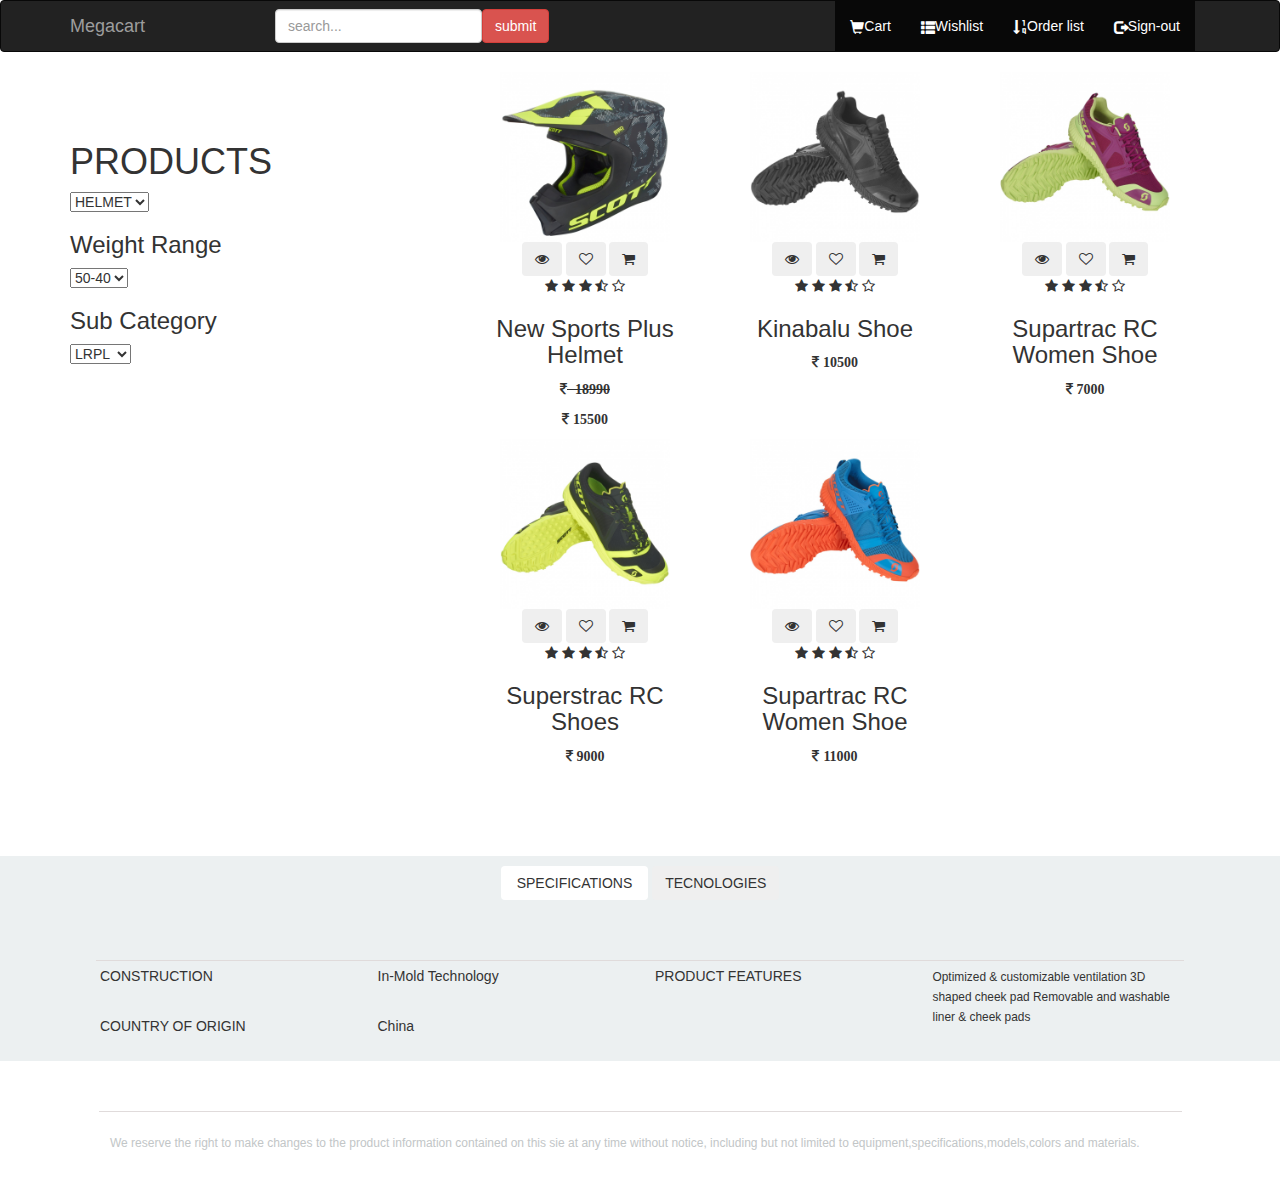
<file: assign/index.html>
<!DOCTYPE html>
<html lang="en">
<head>
    <meta charset="UTF-8">
    <meta http-equiv="X-UA-Compatible" content="IE=edge">
    <meta name="viewport" content="width=device-width, initial-scale=1.0">
    <title>Product details</title>
    <link rel="stylesheet" href="https://cdnjs.cloudflare.com/ajax/libs/font-awesome/4.7.0/css/font-awesome.min.css">
    <link rel="stylesheet" href="css/bootstrap.min.css">
    <link rel="stylesheet" href="css/style.css">
     
</head>

<body>

    <!-- navigation -->
    <div class="big-wrapper">
        
        <nav class="navbar bg-dark navbar-dark navbar-inverse" id="orange">
        <div class="container">
            <div class="navbar-header">
                
                <button type="button" class="navbar-toggle" data-toggle="collapse" data-target="#mynavbar">
                    <span class="icon-bar"></span>
                    <span class="icon-bar"></span>
                    <span class="icon-bar"></span>
                </button>
                <a href="#" class="navbar-brand">Megacart</a>
            </div>

            <form class="navbar-form navbar-left collapse">
                <div class="form-group">
                    <input type="text" class="form-control" placeholder="search...">
                </div>

                <button type="submit" class="btn btn-danger">submit</button>
            </form> 

    
      


            <div class="collapse navbar-collapse navbar-right" id="mynavbar">
                <ul class="nav navbar-nav">
                    <li class="active"><a href="#"><span class="glyphicon glyphicon-shopping-cart"></span> Cart</a></li>
                    <li class="active"><a href="#"><span class="glyphicon glyphicon-th-list"></span> Wishlist</a></li>
                    <li class="active"><a href="#"><span class="glyphicon glyphicon-sort-by-order"></span> Order list</a></li>
                    <li class="active"><a href="#"><span class="glyphicon glyphicon-log-out"></span> Sign-out</a></li>


                </ul>
            </div>

        </div>    


          
   
        </nav>
   

    </div>

    <!-- Two section -->

    <div class="container">
        <div class="row big-box">
        
            <div class="col-lg-4 left">
                <h1>PRODUCTS</h1>

                <select>
                    <option>HELMET</option>
                    <option>SHOES</option>
                </select>

                <h3>Weight Range</h3>

                <select>
                    <option>50-40</option>
                    <option>30-40</option>
                    <option>10-20</option>
                    <option>40-50</option>
                    <option>20-30</option>
                </select>

                <h3>Sub Category</h3>

                    <select>
                        <option>LRPL</option>
                        <option>LRSO</option>
                        <option>LRST</option>
                        <option>LTOT</option>
                    </select>

                
                  
            </div>
  
  
        

            
        <!-- image section -->
            <div class="container my-cont">
                <div class="row">
                    <div class="col-lg-8 right">
                        <!-- <div class="col-md-12"> -->
                            <div class="col-md-4">
                                <div class="product-top text-center">
                                    <a href="details.html"><img src="img/1.jpeg" class="my-img" alt=""></a>
                                    <div class="overlay">
                                        <button type="button" class="btn btn-secoundary" title="Quick Shop"><i class="fa fa-eye"></i></button>
                                        <button type="button" class="btn btn-secoundary" title="Add to Wishlist"><i class="fa fa-heart-o"></i></button>
                                        <button type="button" class="btn btn-secoundary" title="Add to Cart"><i class="fa fa-shopping-cart"></i></button>
                                    </div>
        
                                    <div class="product-bottom text-center">
                                        <i class="fa fa-star"></i>
                                        <i class="fa fa-star" ></i>
                                        <i class="fa fa-star" ></i>
                                        <i class="fa fa-star-half-o"></i>
                                        <i class="fa fa-star-o"></i>
                                        <h3>New Sports Plus Helmet</h3>
                                        <p><i class="fa fa-rupee"><b><strike> &nbsp;18990</strike></b></i></p>
                                        <p><i class="fa fa-rupee"><b>&nbsp;15500</b></i></p>
                                    </div>
                                </div>
    
                                
                            </div>

                            <div class="col-md-4">
                                <div class="product-top text-center">
                                    <a href="shoes.html"><img src="img/239qRkVOblW8rEXC.jpeg" class="my-img" alt=""></a>
                                    <div class="overlay">
                                        <button type="button" class="btn btn-secoundary" title="Quick Shop"><i class="fa fa-eye"></i></button>
                                        <button type="button" class="btn btn-secoundary" title="Add to Wishlist"><i class="fa fa-heart-o"></i></button>
                                        <button type="button" class="btn btn-secoundary" title="Add to Cart"><i class="fa fa-shopping-cart"></i></button>
                                    </div>
        
                                    <div class="product-bottom text-center">
                                        <i class="fa fa-star"></i>
                                        <i class="fa fa-star" ></i>
                                        <i class="fa fa-star" ></i>
                                        <i class="fa fa-star-half-o"></i>
                                        <i class="fa fa-star-o"></i>
                                        <h3>Kinabalu Shoe</h3>
                                        <p><i class="fa fa-rupee"><b>&nbsp;10500</b></i></p>
                                    </div>
                                </div>

                            </div>


                            <div class="col-md-4">
                                <div class="product-top text-center">
                                    <a href="green.html"><img src="img/kfoetWxEvIdgCP9O.jpeg" class="my-img" alt=""></a>
                                    <div class="overlay">
                                        <button type="button" class="btn btn-secoundary" title="Quick Shop"><i class="fa fa-eye"></i></button>
                                        <button type="button" class="btn btn-secoundary" title="Add to Wishlist"><i class="fa fa-heart-o"></i></button>
                                        <button type="button" class="btn btn-secoundary" title="Add to Cart"><i class="fa fa-shopping-cart"></i></button>
                                    </div>
        
                                    <div class="product-bottom text-center">
                                        <i class="fa fa-star"></i>
                                        <i class="fa fa-star" ></i>
                                        <i class="fa fa-star" ></i>
                                        <i class="fa fa-star-half-o"></i>
                                        <i class="fa fa-star-o"></i>
                                        <h3>Supartrac RC Women Shoe</h3>
                                        <p><i class="fa fa-rupee"><b>&nbsp;7000</b></i></p>
                                    </div>
                                </div>

                            </div>

                           
                                
                    
                            

                        </div>

                </div>
            </div>

            <div class="col-lg-4 left">

            </div>

           
                    <div class="col-lg-8 right">
                       
                            <div class="col-md-4">
                                <div class="product-top text-center">
                                    <a href="neoan.html"><img src="img/show.jpeg" class="my-img" alt=""></a>
                                    <div class="overlay">
                                        <button type="button" class="btn btn-secoundary" title="Quick Shop"><i class="fa fa-eye"></i></button>
                                        <button type="button" class="btn btn-secoundary" title="Add to Wishlist"><i class="fa fa-heart-o"></i></button>
                                        <button type="button" class="btn btn-secoundary" title="Add to Cart"><i class="fa fa-shopping-cart"></i></button>
                                    </div>
        
                                    <div class="product-bottom text-center">
                                        <i class="fa fa-star"></i>
                                        <i class="fa fa-star" ></i>
                                        <i class="fa fa-star" ></i>
                                        <i class="fa fa-star-half-o"></i>
                                        <i class="fa fa-star-o"></i>
                                        <h3>Superstrac RC Shoes</h3>
                                        <p><i class="fa fa-rupee"><b>&nbsp;9000</b></i></p>
                                    </div>
                                </div>
    
                                
                            </div>

                            <div class="col-md-4">
                                <div class="product-top text-center">
                                    <a href="orange.html"><img src="img/REGmcJFDQieku5tx.jpeg" class="my-img" alt=""></a>
                                    <div class="overlay">
                                        <button type="button" class="btn btn-secoundary" title="Quick Shop"><i class="fa fa-eye"></i></button>
                                        <button type="button" class="btn btn-secoundary" title="Add to Wishlist"><i class="fa fa-heart-o"></i></button>
                                        <button type="button" class="btn btn-secoundary" title="Add to Cart"><i class="fa fa-shopping-cart"></i></button>
                                    </div>
        
                                    <div class="product-bottom text-center">
                                        <i class="fa fa-star"></i>
                                        <i class="fa fa-star" ></i>
                                        <i class="fa fa-star" ></i>
                                        <i class="fa fa-star-half-o"></i>
                                        <i class="fa fa-star-o"></i>
                                        <h3>Supartrac RC Women Shoe</h3>
                                        <p><i class="fa fa-rupee"><b>&nbsp;11000</b></i></p>
                                    </div>
                                </div>

                            </div>
                    
                            

                        </div>

               
        
        
            </section> 
                  
                  
        </div>

    
            
            
    </div>

    <!-- Footer -->
    <div class="footer full-footer">
        <div class="container ">
            <div class="col-lg-12 add-button">
                <button class="btn btn-family gi ul">SPECIFICATIONS</button>
                <button class="btn btn-family ul">TECNOLOGIES</button><br><br><br>
                <hr>

                <div class="col-lg-3 col-md-6 cl-12 said">
                    <p>CONSTRUCTION</p><br>
                    <p>COUNTRY OF ORIGIN</p>


                </div>
                <div class="col-lg-3 col-md-6 cl-12 said">
                    <p>In-Mold Technology</p><br>
                    <p>China</p>


                </div>

                <div class="col-lg-3 col-md-6 cl-12 said">
                    <p>PRODUCT FEATURES</p><br>
                    
                </div>

                <div class="col-lg-3 col-md-6 cl-12 said">
                    <small>Optimized & customizable ventilation
                           3D shaped cheek pad
                           Removable and washable liner & cheek pads
                    </small>
                </div>
            </div>
        </div>
    </div>  
    <!-- left-over part -->
    <div class="container end">
        <div class="col-md-12"></div>
        <hr>
        <small>We reserve the right to make changes to the product information contained on this sie at any time without notice, including but not limited to equipment,specifications,models,colors and materials.</small>
        </div>
    </div>
    

   
    
    



    
    





 <script src="https://ajax.googleapis.com/ajax/libs/jquery/1.12.4/jquery.min.js"></script>
    
 <script src="js/bootstrap.min.js"></script>

</body>
</html>
</file>
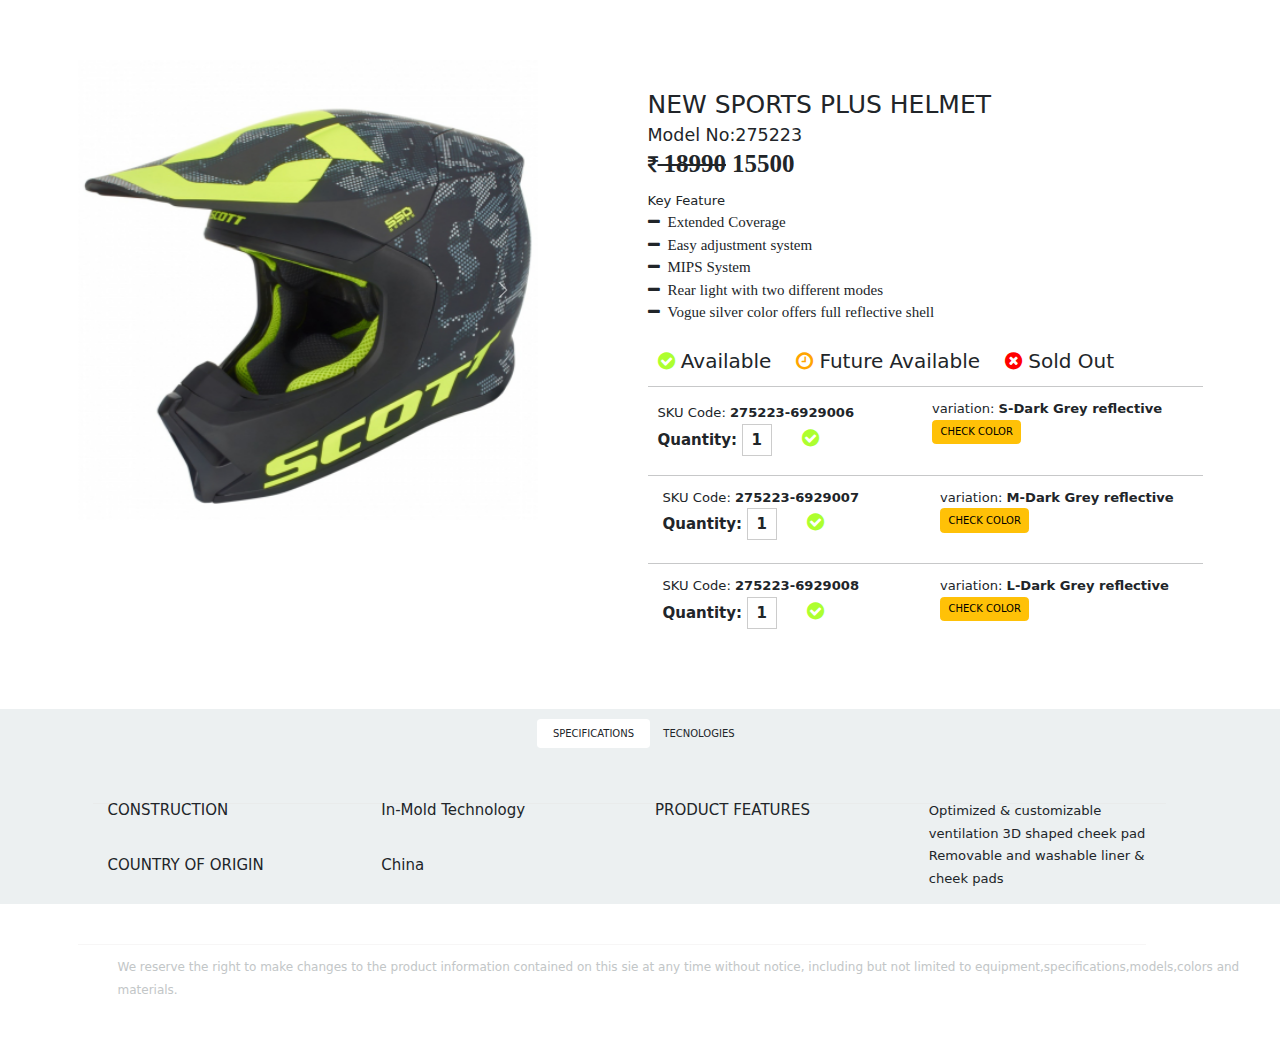
<file: assign/details.html>
<!DOCTYPE html>
<html lang="en">
<head>
    <meta charset="UTF-8">
    <meta http-equiv="X-UA-Compatible" content="IE=edge">
    <meta name="viewport" content="width=device-width, initial-scale=1.0">
    <title>Neon helmet details</title>
    <link rel="stylesheet" href="https://cdnjs.cloudflare.com/ajax/libs/font-awesome/4.7.0/css/font-awesome.min.css">
    <link rel="stylesheet" href="css/bootstrap.min.css">
    <link rel="stylesheet" href="css/details.css">
    <link href="https://cdn.jsdelivr.net/npm/bootstrap@5.2.0/dist/css/bootstrap.min.css" rel="stylesheet">
    <script src="https://cdn.jsdelivr.net/npm/bootstrap@5.2.0/dist/js/bootstrap.bundle.min.js"></script>
    
</head>

<body>

    
   
<!-- details -->

    <div class="container">
        <div class="row">
            <div class="col-lg-5 col-md-5 col-12">
                <div id="carouselExampleControls" class="carousel slide" data-ride="carousel">
                    <div class="carousel-inner">
                      <div class="carousel-item active">
                        <a href="index.html"> <img src="img/Helmet.jpeg" class="d-block w-100 my-img"  alt="First"></a>
                      </div>
                    </div>
                    <button class="carousel-control-prev" type="button" data-bs-target="#carouselExampleControls" data-bs-slide="prev">
                        <span class="carousel-control-prev-icon" aria-hidden="true"></span>
                        <span class="visually-hidden">Previous</span>
                      </button>
                      <button class="carousel-control-next" type="button" data-bs-target="#carouselExampleControls" data-bs-slide="next">
                        <span class="carousel-control-next-icon" aria-hidden="true"></span>
                        <span class="visually-hidden">Next</span>
                      </button>
                    </div>

                    
                </div>

                
                <div class="col-md-6 col-md-offset-1 mt-5 ml-5">
                    <h1>NEW SPORTS PLUS HELMET</h1>
                    <h3>Model No:275223</h3>
                    <p><i class="fa fa-rupee"><b><strike>&nbsp;18990</strike>&nbsp;15500</b></i></p>
                    <small>Key Feature</small><br>
                    <i class="fa fa-minus">&nbsp; Extended Coverage</i><br>
                    <i class="fa fa-minus">&nbsp; Easy adjustment system</i><br>
                    <i class="fa fa-minus">&nbsp; MIPS System</i><br>
                    <i class="fa fa-minus">&nbsp; Rear light with two different modes</i><br>
                    <i class="fa fa-minus">&nbsp; Vogue silver color offers full reflective shell</i><br><br>
                    <span><i class="fa fa-check-circle"></i> Available</span>
                    <span><i class="fa fa-clock-o pd-5"></i> Future Available</span>
                    <span><i class="fa fa-times-circle"></i> Sold Out</span>
                    <hr>
                    
                    <section class="cointaner">
                        <div class="col-lg-12">
                            <div class="col-lg-6 x" >
                                <small>SKU Code: <b> 275223-6929006</b></small><br>
                                <label>Quantity:</label>
                                <input type="text" value="1"><i class="fa fa-check-circle"></i>
                            </div>
    
                            <div class="col-lg-6 y">
                                <small>variation: <b> S-Dark Grey reflective</b></small><br>
                                <button class="btn btn-warning">CHECK COLOR</button>
                            </div>
                             
                        </div>
                        
                        <br><br><br><hr>
    
                        <div class="col-lg-6">
                            <small>SKU Code: <b> 275223-6929007</b></small><br>
                            <label>Quantity:</label>
                            <input type="text" value="1"><i class="fa fa-check-circle"></i>
                        </div>
    
                        <div class="col-lg-6">
                            <small>variation: <b> M-Dark Grey reflective</b></small><br>
                            <button class="btn btn-warning">CHECK COLOR</button>
                        </div>
    
                        <br><br><br><hr>
                        <div class="col-lg-6">
                            <small>SKU Code: <b> 275223-6929008</b></small><br>
                            <label>Quantity:</label>
                            <input type="text" value="1"><i class="fa fa-check-circle"></i>
                        </div>
    
                        <div class="col-lg-6">
                            <small>variation: <b> L-Dark Grey reflective</b></small><br>
                            <button class="btn btn-warning">CHECK COLOR</button>
                        </div>
    
                        
                    </section>
                        
                    


                </div>
                
            
            

            
                
            </div>
        </div>
    </div>

<!-- Footer -->
<div class="footer full-footer">
    <div class="container ">
        <div class="col-lg-12 add-button">
            <button class="btn btn-family gi ul">SPECIFICATIONS</button>
            <button class="btn btn-family ul">TECNOLOGIES</button><br><br><br>
            <hr>

            <div class="col-lg-3 col-md-6 cl-12 said">
                <p>CONSTRUCTION</p><br>
                <p>COUNTRY OF ORIGIN</p>


            </div>
            <div class="col-lg-3 col-md-6 cl-12 said">
                <p>In-Mold Technology</p><br>
                <p>China</p>


            </div>

            <div class="col-lg-3 col-md-6 cl-12 said">
                <p>PRODUCT FEATURES</p><br>
                
            </div>

            <div class="col-lg-3 col-md-6 cl-12 said">
                <small>Optimized & customizable ventilation
                       3D shaped cheek pad
                       Removable and washable liner & cheek pads
                </small>
            </div>
        </div>
    </div>
</div>  
<!-- left-over part -->
<div class="container end">
    <div class="col-md-12"></div>
    <hr>
    <small>We reserve the right to make changes to the product information contained on this sie at any time without notice, including but not limited to equipment,specifications,models,colors and materials.</small>
    </div>
</div>












<script src="https://ajax.googleapis.com/ajax/libs/jquery/1.12.4/jquery.min.js"></script>
    
<script src="js/bootstrap.min.js"></script>

</body>
</file>
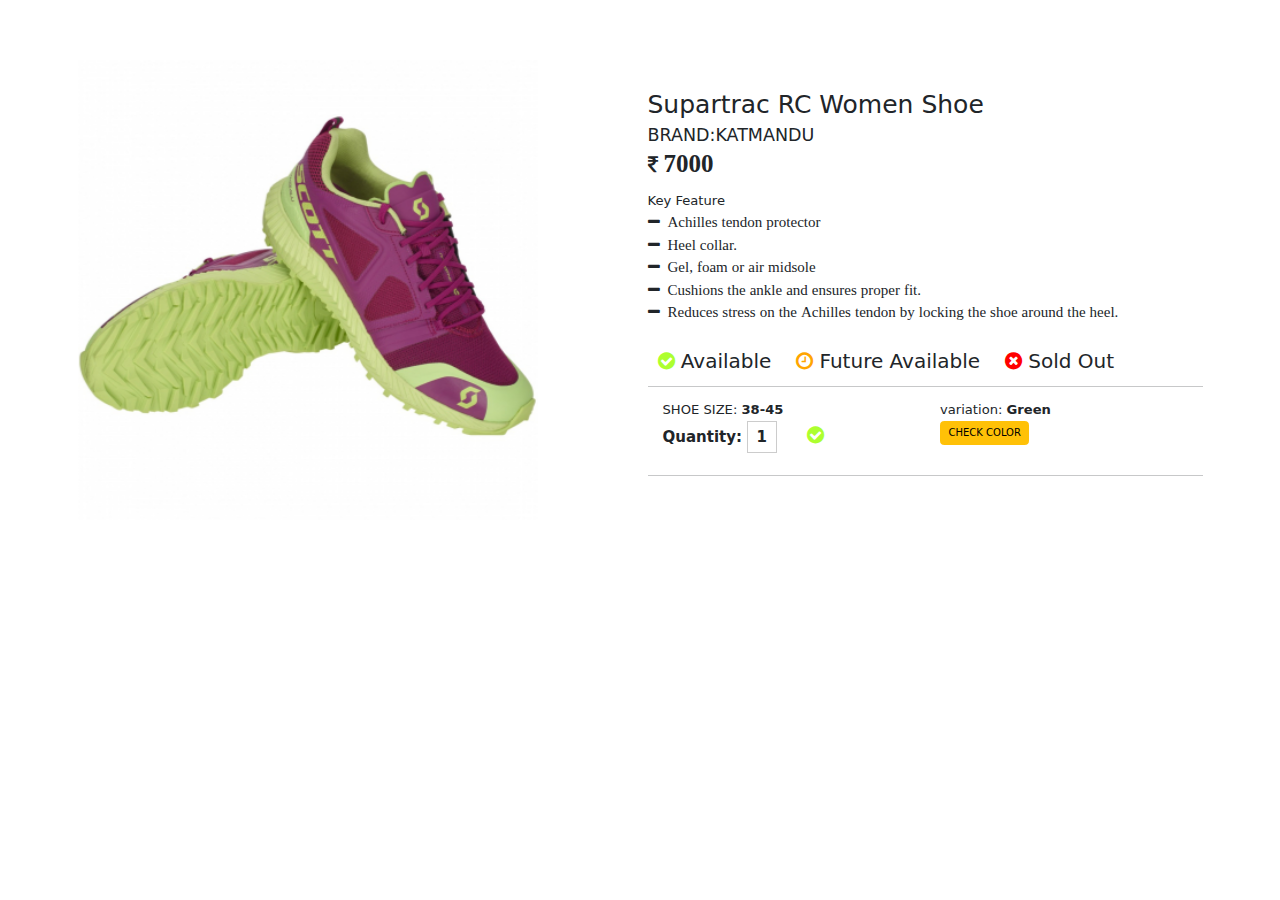
<file: assign/green.html>
<!DOCTYPE html>
<html lang="en">
<head>
    <meta charset="UTF-8">
    <meta http-equiv="X-UA-Compatible" content="IE=edge">
    <meta name="viewport" content="width=device-width, initial-scale=1.0">
    <title>Green Shoes Details</title>
    <link rel="stylesheet" href="https://cdnjs.cloudflare.com/ajax/libs/font-awesome/4.7.0/css/font-awesome.min.css">
    <link rel="stylesheet" href="css/bootstrap.min.css">
    <link rel="stylesheet" href="css/orange.css">
    <link href="https://cdn.jsdelivr.net/npm/bootstrap@5.2.0/dist/css/bootstrap.min.css" rel="stylesheet">
    <script src="https://cdn.jsdelivr.net/npm/bootstrap@5.2.0/dist/js/bootstrap.bundle.min.js"></script>
</head>
<body>

    <div class="container">
        <div class="row">
            <div class="col-lg-5 col-md-5 col-12">
                <div id="carouselExampleControls" class="carousel slide" data-ride="carousel">
                    <div class="carousel-inner">
                      <div class="carousel-item active">
                        <a href="shoes.html"><img src="img/kfoetWxEvIdgCP9O.jpeg" class="d-block w-100" alt="Secound"></a>
                      </div>
        
                
                    </div>
                    <button class="carousel-control-prev" type="button" data-bs-target="#carouselExampleControls" data-bs-slide="prev">
                        <span class="carousel-control-prev-icon" aria-hidden="true"></span>
                        <span class="visually-hidden">Previous</span>
                      </button>
                      <button class="carousel-control-next" type="button" data-bs-target="#carouselExampleControls" data-bs-slide="next">
                        <span class="carousel-control-next-icon" aria-hidden="true"></span>
                        <span class="visually-hidden">Next</span>
                      </button>
                    </div>

                    
                </div>

                
                <div class="col-md-6 col-md-offset-1 mt-5 ml-5">
                    <h1>Supartrac RC Women Shoe</h1>
                    <h3>BRAND:KATMANDU</h3>
                    <p><i class="fa fa-rupee"><b>&nbsp;7000</b></i></p>
                    <small>Key Feature</small><br>
                    <i class="fa fa-minus">&nbsp; Achilles tendon protector</i><br>
                    <i class="fa fa-minus">&nbsp; Heel collar.</i><br>
                    <i class="fa fa-minus">&nbsp; Gel, foam or air midsole</i><br>
                    <i class="fa fa-minus">&nbsp; Cushions the ankle and ensures proper fit.</i><br>
                    <i class="fa fa-minus">&nbsp; Reduces stress on the Achilles tendon by locking the shoe around the heel.</i><br><br>
                    <span><i class="fa fa-check-circle"></i> Available</span>
                    <span><i class="fa fa-clock-o pd-5"></i> Future Available</span>
                    <span><i class="fa fa-times-circle"></i> Sold Out</span>
                    <hr>
                    
                    <section class="cointaner">
                        <div class="col-lg-12">
                           
                             
                        </div>
                        
                        
    
                        <div class="col-lg-6">
                            <small>SHOE SIZE: <b> 38-45</b></small><br>
                            <label>Quantity:</label>
                            <input type="text" value="1"><i class="fa fa-check-circle"></i>
                        </div>
    
                        <div class="col-lg-6">
                            <small>variation: <b> Green</b></small><br>
                            <button class="btn btn-warning">CHECK COLOR</button>
                        </div>
    
                        <br><br><br><hr>
                
                    </section>
                        
                    


                </div>
                
            
            

            
                
            </div>
        </div>
    </div>

    


    <script src="https://ajax.googleapis.com/ajax/libs/jquery/1.12.4/jquery.min.js"></script>
    
    <script src="js/bootstrap.min.js"></script>
</body>
</html>
</file>
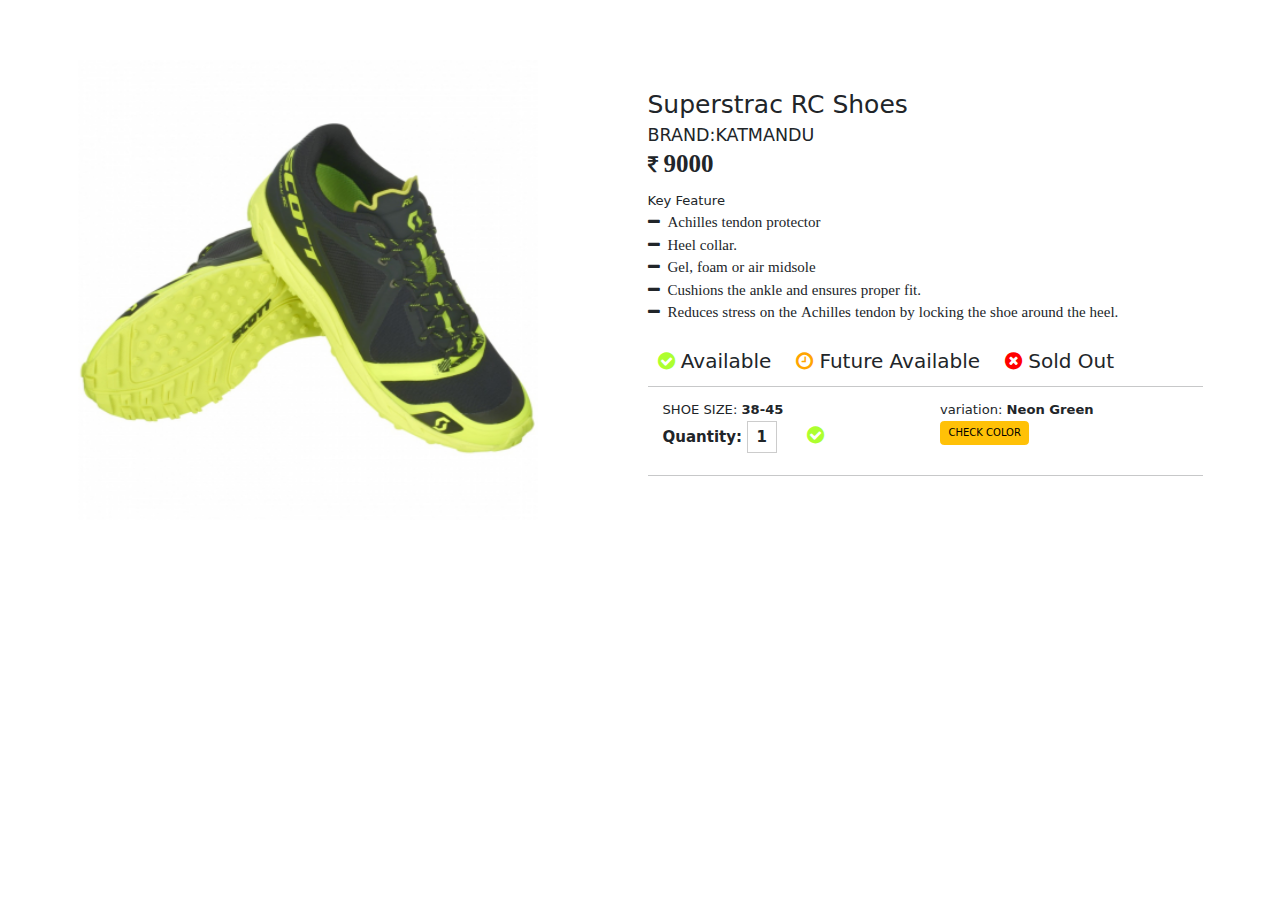
<file: assign/neoan.html>
<!DOCTYPE html>
<html lang="en">
<head>
    <meta charset="UTF-8">
    <meta http-equiv="X-UA-Compatible" content="IE=edge">
    <meta name="viewport" content="width=device-width, initial-scale=1.0">
    <title>Neoan Shoes Details</title>
    <link rel="stylesheet" href="https://cdnjs.cloudflare.com/ajax/libs/font-awesome/4.7.0/css/font-awesome.min.css">
    <link rel="stylesheet" href="css/bootstrap.min.css">
    <link rel="stylesheet" href="css/orange.css">
    <link href="https://cdn.jsdelivr.net/npm/bootstrap@5.2.0/dist/css/bootstrap.min.css" rel="stylesheet">
    <script src="https://cdn.jsdelivr.net/npm/bootstrap@5.2.0/dist/js/bootstrap.bundle.min.js"></script>
</head>
<body>

    <div class="container">
        <div class="row">
            <div class="col-lg-5 col-md-5 col-12">
                <div id="carouselExampleControls" class="carousel slide" data-ride="carousel">
                    <div class="carousel-inner">
                      <div class="carousel-item active">
                        <a href="shoes.html"><img src="img/show.jpeg" class="d-block w-100" alt="Secound"></a>
                      </div>
        
                
                    </div>
                    <button class="carousel-control-prev" type="button" data-bs-target="#carouselExampleControls" data-bs-slide="prev">
                        <span class="carousel-control-prev-icon" aria-hidden="true"></span>
                        <span class="visually-hidden">Previous</span>
                      </button>
                      <button class="carousel-control-next" type="button" data-bs-target="#carouselExampleControls" data-bs-slide="next">
                        <span class="carousel-control-next-icon" aria-hidden="true"></span>
                        <span class="visually-hidden">Next</span>
                      </button>
                    </div>

                    
                </div>

                
                <div class="col-md-6 col-md-offset-1 mt-5 ml-5">
                    <h1>Superstrac RC Shoes</h1>
                    <h3>BRAND:KATMANDU</h3>
                    <p><i class="fa fa-rupee"><b>&nbsp;9000</b></i></p>
                    <small>Key Feature</small><br>
                    <i class="fa fa-minus">&nbsp; Achilles tendon protector</i><br>
                    <i class="fa fa-minus">&nbsp; Heel collar.</i><br>
                    <i class="fa fa-minus">&nbsp; Gel, foam or air midsole</i><br>
                    <i class="fa fa-minus">&nbsp; Cushions the ankle and ensures proper fit.</i><br>
                    <i class="fa fa-minus">&nbsp; Reduces stress on the Achilles tendon by locking the shoe around the heel.</i><br><br>
                    <span><i class="fa fa-check-circle"></i> Available</span>
                    <span><i class="fa fa-clock-o pd-5"></i> Future Available</span>
                    <span><i class="fa fa-times-circle"></i> Sold Out</span>
                    <hr>
                    
                    <section class="cointaner">
                        <div class="col-lg-12">
                           
                             
                        </div>
                        
                        
    
                        <div class="col-lg-6">
                            <small>SHOE SIZE: <b> 38-45</b></small><br>
                            <label>Quantity:</label>
                            <input type="text" value="1"><i class="fa fa-check-circle"></i>
                        </div>
    
                        <div class="col-lg-6">
                            <small>variation: <b> Neon Green</b></small><br>
                            <button class="btn btn-warning">CHECK COLOR</button>
                        </div>
    
                        <br><br><br><hr>
                
                    </section>
                        
                    


                </div>
                
            
            

            
                
            </div>
        </div>
    </div>

    


    <script src="https://ajax.googleapis.com/ajax/libs/jquery/1.12.4/jquery.min.js"></script>
    
    <script src="js/bootstrap.min.js"></script>
</body>
</html>
</file>
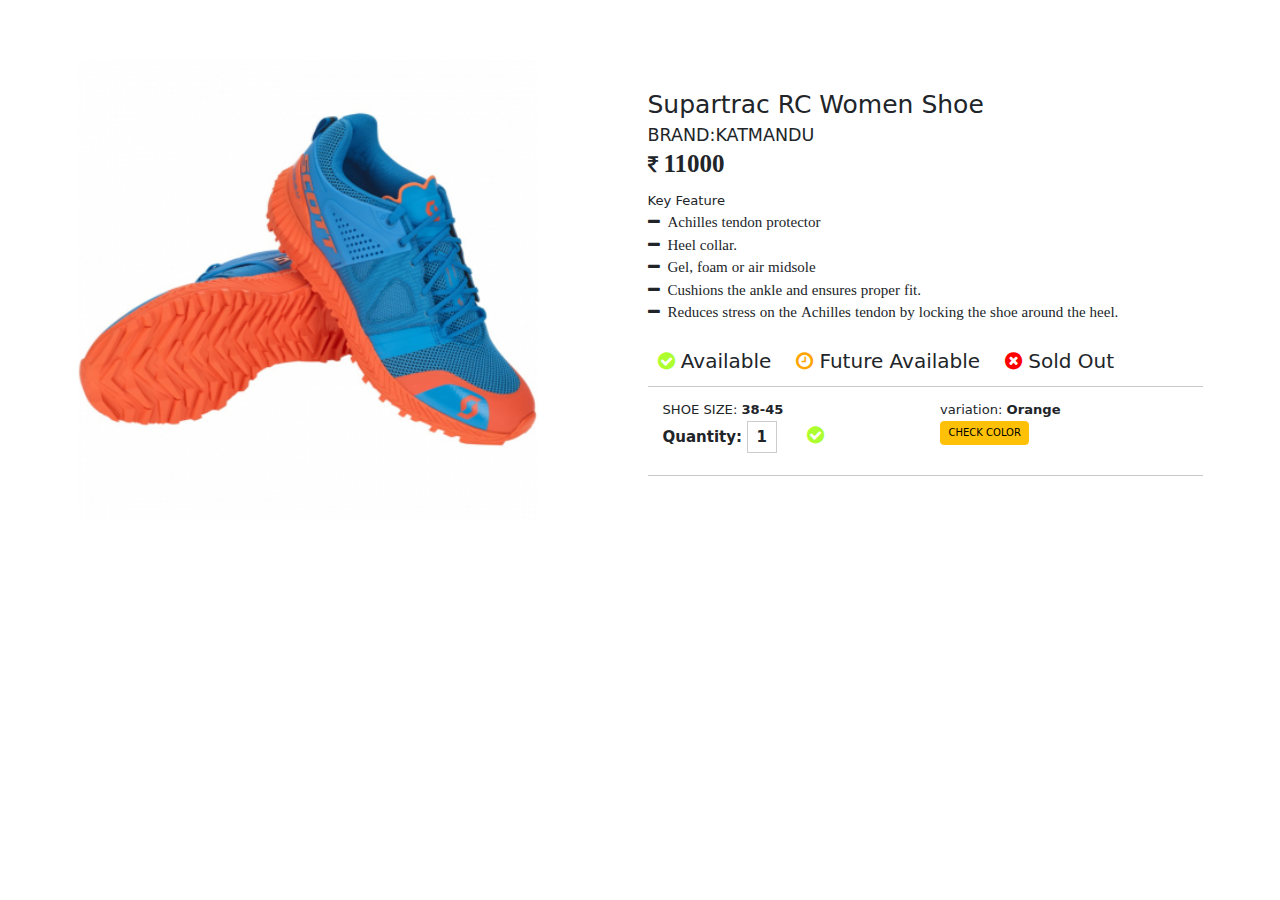
<file: assign/orange.html>
<!DOCTYPE html>
<html lang="en">
<head>
    <meta charset="UTF-8">
    <meta http-equiv="X-UA-Compatible" content="IE=edge">
    <meta name="viewport" content="width=device-width, initial-scale=1.0">
    <title>Orange Shoes Details</title>
    <link rel="stylesheet" href="https://cdnjs.cloudflare.com/ajax/libs/font-awesome/4.7.0/css/font-awesome.min.css">
    <link rel="stylesheet" href="css/bootstrap.min.css">
    <link rel="stylesheet" href="css/orange.css">
    <link href="https://cdn.jsdelivr.net/npm/bootstrap@5.2.0/dist/css/bootstrap.min.css" rel="stylesheet">
    <script src="https://cdn.jsdelivr.net/npm/bootstrap@5.2.0/dist/js/bootstrap.bundle.min.js"></script>
</head>
<body>

    <div class="container">
        <div class="row">
            <div class="col-lg-5 col-md-5 col-12">
                <div id="carouselExampleControls" class="carousel slide" data-ride="carousel">
                    <div class="carousel-inner">
                      <div class="carousel-item active">
                        <a href="shoes.html"><img src="img/REGmcJFDQieku5tx.jpeg" class="d-block w-100" alt="Secound"></a>
                      </div>
        
                
                    </div>
                    <button class="carousel-control-prev" type="button" data-bs-target="#carouselExampleControls" data-bs-slide="prev">
                        <span class="carousel-control-prev-icon" aria-hidden="true"></span>
                        <span class="visually-hidden">Previous</span>
                      </button>
                      <button class="carousel-control-next" type="button" data-bs-target="#carouselExampleControls" data-bs-slide="next">
                        <span class="carousel-control-next-icon" aria-hidden="true"></span>
                        <span class="visually-hidden">Next</span>
                      </button>
                    </div>

                    
                </div>

                
                <div class="col-md-6 col-md-offset-1 mt-5 ml-5">
                    <h1>Supartrac RC Women Shoe</h1>
                    <h3>BRAND:KATMANDU</h3>
                    <p><i class="fa fa-rupee"><b>&nbsp;11000</b></i></p>
                    <small>Key Feature</small><br>
                    <i class="fa fa-minus">&nbsp; Achilles tendon protector</i><br>
                    <i class="fa fa-minus">&nbsp; Heel collar.</i><br>
                    <i class="fa fa-minus">&nbsp; Gel, foam or air midsole</i><br>
                    <i class="fa fa-minus">&nbsp; Cushions the ankle and ensures proper fit.</i><br>
                    <i class="fa fa-minus">&nbsp; Reduces stress on the Achilles tendon by locking the shoe around the heel.</i><br><br>
                    <span><i class="fa fa-check-circle"></i> Available</span>
                    <span><i class="fa fa-clock-o pd-5"></i> Future Available</span>
                    <span><i class="fa fa-times-circle"></i> Sold Out</span>
                    <hr>
                    
                    <section class="cointaner">
                        <div class="col-lg-12">
                           
                             
                        </div>
                        
                        
    
                        <div class="col-lg-6">
                            <small>SHOE SIZE: <b> 38-45</b></small><br>
                            <label>Quantity:</label>
                            <input type="text" value="1"><i class="fa fa-check-circle"></i>
                        </div>
    
                        <div class="col-lg-6">
                            <small>variation: <b> Orange</b></small><br>
                            <button class="btn btn-warning">CHECK COLOR</button>
                        </div>
    
                        <br><br><br><hr>
                
                    </section>
                        
                    


                </div>
                
            
            

            
                
            </div>
        </div>
    </div>

    


    <script src="https://ajax.googleapis.com/ajax/libs/jquery/1.12.4/jquery.min.js"></script>
    
    <script src="js/bootstrap.min.js"></script>
</body>
</html>
</file>
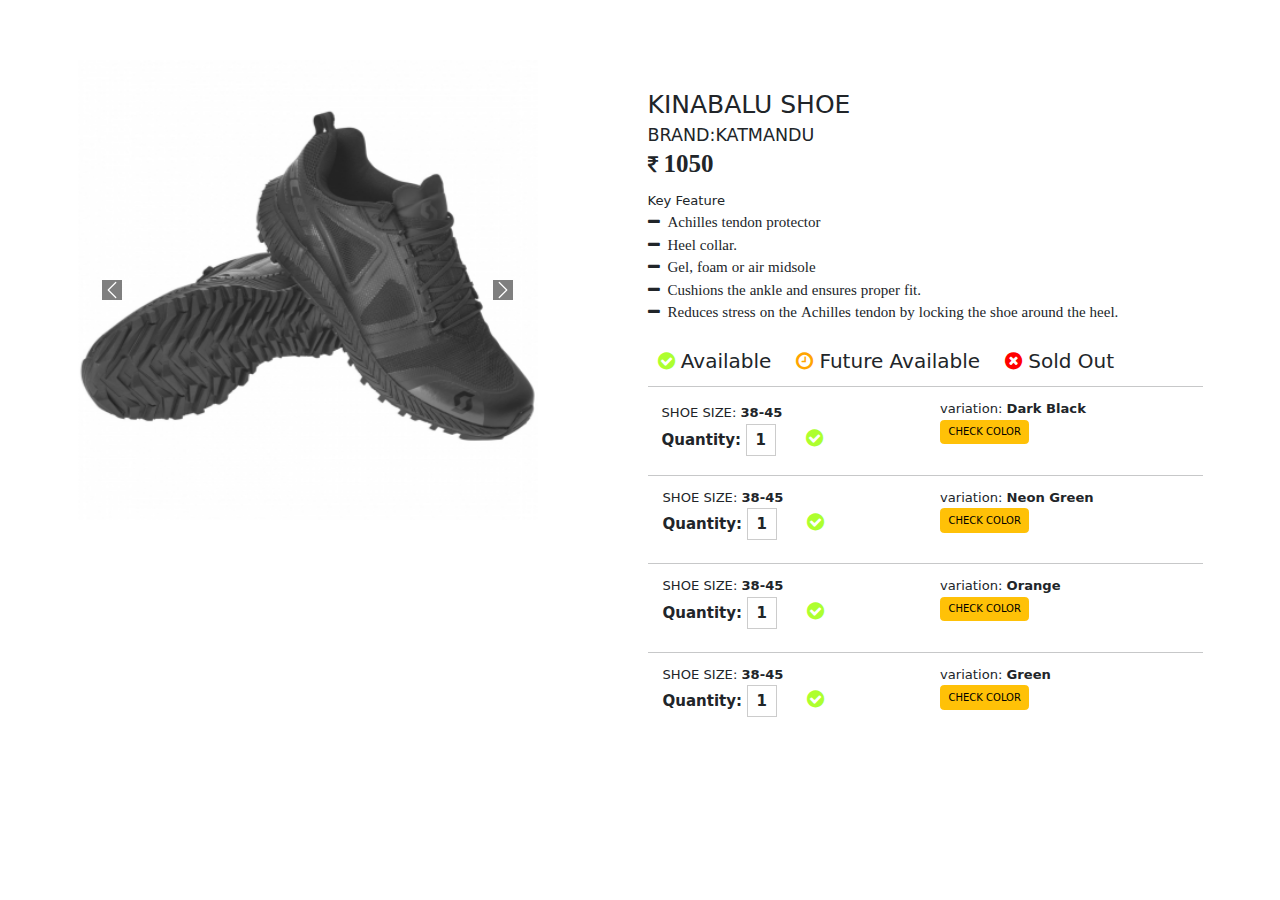
<file: assign/shoes.html>
<!DOCTYPE html>
<html lang="en">
<head>
    <meta charset="UTF-8">
    <meta http-equiv="X-UA-Compatible" content="IE=edge">
    <meta name="viewport" content="width=device-width, initial-scale=1.0">
    <title>Black Shoe Details</title>
    <link rel="stylesheet" href="https://cdnjs.cloudflare.com/ajax/libs/font-awesome/4.7.0/css/font-awesome.min.css">
    <link rel="stylesheet" href="css/bootstrap.min.css">
    <link rel="stylesheet" href="css/shoes.css">
    <link href="https://cdn.jsdelivr.net/npm/bootstrap@5.2.0/dist/css/bootstrap.min.css" rel="stylesheet">
    <script src="https://cdn.jsdelivr.net/npm/bootstrap@5.2.0/dist/js/bootstrap.bundle.min.js"></script>
</head>
<body>

    <div class="container">
        <div class="row">
            <div class="col-lg-5 col-md-5 col-12">
                <div id="carouselExampleControls" class="carousel slide" data-ride="carousel">
                    <div class="carousel-inner">
                      <div class="carousel-item active">
                        <a href="index.html"><img src="img/239qRkVOblW8rEXC.jpeg" class="d-block w-100 my-img" alt="First"></a>
                      </div>
                      <div class="carousel-item">
                        <a href="neoan.html"><img src="img/show.jpeg" class="d-block w-100" alt="Secound"></a>
                      </div>
                      <div class="carousel-item">
                        <a href="orange.html"><img src="img/REGmcJFDQieku5tx.jpeg" class="d-block w-100" alt="Secound"></a>
                      </div>
                      <div class="carousel-item">
                        <a href="green.html"><img src="img/kfoetWxEvIdgCP9O.jpeg" class="d-block w-100" alt="Secound"></a>
                      </div>
                
                    </div>
                    <button class="carousel-control-prev" type="button" data-bs-target="#carouselExampleControls" data-bs-slide="prev">
                        <span class="carousel-control-prev-icon" aria-hidden="true"></span>
                        <span class="visually-hidden">Previous</span>
                      </button>
                      <button class="carousel-control-next" type="button" data-bs-target="#carouselExampleControls" data-bs-slide="next">
                        <span class="carousel-control-next-icon" aria-hidden="true"></span>
                        <span class="visually-hidden">Next</span>
                      </button>
                    </div>

                    
                </div>

                
                <div class="col-md-6 col-md-offset-1 mt-5 ml-5">
                    <h1>KINABALU SHOE</h1>
                    <h3>BRAND:KATMANDU</h3>
                    <p><i class="fa fa-rupee"><b>&nbsp;1050</b></i></p>
                    <small>Key Feature</small><br>
                    <i class="fa fa-minus">&nbsp; Achilles tendon protector</i><br>
                    <i class="fa fa-minus">&nbsp; Heel collar.</i><br>
                    <i class="fa fa-minus">&nbsp; Gel, foam or air midsole</i><br>
                    <i class="fa fa-minus">&nbsp; Cushions the ankle and ensures proper fit.</i><br>
                    <i class="fa fa-minus">&nbsp; Reduces stress on the Achilles tendon by locking the shoe around the heel.</i><br><br>
                    <span><i class="fa fa-check-circle"></i> Available</span>
                    <span><i class="fa fa-clock-o pd-5"></i> Future Available</span>
                    <span><i class="fa fa-times-circle"></i> Sold Out</span>
                    <hr>
                    
                    <section class="cointaner">
                        <div class="col-lg-12">
                            <div class="col-lg-6 x" >
                                <small>SHOE SIZE: <b> 38-45</b></small><br>
                                <label>Quantity:</label> 
                                <input type="text" value="1"><i class="fa fa-check-circle"></i>
                            </div>
    
                            <div class="col-lg-6 y">
                                <small>variation: <b> Dark Black </b></small><br>
                                <button class="btn btn-warning">CHECK COLOR</button>
                            </div>
                             
                        </div>
                        
                        <br><br><br><hr>
    
                        <div class="col-lg-6">
                            <small>SHOE SIZE: <b> 38-45</b></small><br>
                            <label>Quantity:</label>
                            <input type="text" value="1"><i class="fa fa-check-circle"></i>
                        </div>
    
                        <div class="col-lg-6">
                            <small>variation: <b> Neon Green</b></small><br>
                            <button class="btn btn-warning">CHECK COLOR</button>
                        </div>
    
                        <br><br><br><hr>
                        <div class="col-lg-6">
                            <small>SHOE SIZE: <b> 38-45</b></small><br>
                            <label>Quantity:</label>
                            <input type="text" value="1"><i class="fa fa-check-circle"></i>
                        </div>
    
                        <div class="col-lg-6">
                            <small>variation: <b> Orange</b></small><br>
                            <button class="btn btn-warning">CHECK COLOR</button>
                        </div>

                        <br><br><br><hr>
                        <div class="col-lg-6">
                            <small>SHOE SIZE: <b> 38-45</b></small><br>
                            <label>Quantity:</label>
                            <input type="text" value="1"><i class="fa fa-check-circle"></i>
                        </div>
    
                        <div class="col-lg-6">
                            <small>variation: <b> Green</b></small><br>
                            <button class="btn btn-warning">CHECK COLOR</button>
                        </div>
    
                        
                    </section>
                        
                    


                </div>
                
            
            

            
                
            </div>
        </div>
    </div>

    


    <script src="https://ajax.googleapis.com/ajax/libs/jquery/1.12.4/jquery.min.js"></script>
    
    <script src="js/bootstrap.min.js"></script>
</body>
</html>
</file>
<file: assign/css/style.css>
* {
    box-sizing: border-box;

}

body{
    padding: 0;
    margin: 0;
    font-family: sans-serif !important;
}


#orange{
    display: flex;
    align-items: center;
       
}

#orange a {
    display: flex;
    align-items: center;
}

input{
    display: flex;
    align-items: center;
    margin-left: 100px;
    width: 500px;
    
}

.navbar-left{
    display: flex;
    align-items: center;
    justify-content: center;
}

/* big-box section */

.left{
    margin-top: 50px;
    line-height: 20px;
    
}




/* image-section */

.my-img{
    width: 170px;
}

.face{
    margin-left: 400px;
    
    
}

/* Footer */

.full-footer{
    margin: 80px 0;
    width: 100%;
    height: auto;
    background-color: #ECF0F1;
}

.full-footer .col-lg-12{
    padding-top: 10px;
}

.full-footer .gi{
    background-color: white;
    padding: 6px 15px;
}

.full-footer hr{
    border-top: 1px solid rgb(224 219 219);
    width: 98%;
}

.full-footer .said{
    position: relative;
    top: -15px;
    text-align: left;

}

.full-footer .add-button{
    text-align: center;
    position: relative;
}




/* left-over part */

.end hr{
    border-top: 1px solid rgb(224 219 219);
    width: 95%;
    position: relative;
    top: -50px;
}

.end small{
    text-align: center;
    position: relative;
    top: -50px;
    left: 40px;
    color: #c2c6c7;
    font-size: 12px;
   
}
</file>
<file: assign/css/details.css>
.container{
    margin-top: 60px;
    align-content: center;
    font-size: 1.5rem;
}

i b{
    font-size: 25px;
} 
.fa-rupee{
    font-size: 20px;

}


span{
    padding: 10px;
    text-align: left;
    font-size: 2rem;

}

span .fa-check-circle{
    color: greenyellow;
}

span .fa-clock-o{
    color: orange;
}
span .fa-times-circle{
    color: red;
}


input{
    border: 1px solid #ccc;
    font-weight: bold;
    height: 32px;
    text-align: center;
    width: 30px;
    
}
.x{
    margin: -20px;
    margin-top: 4px;
}

.y{
    margin-left: 32px;
}

.col-lg-6 i{
    color: greenyellow;
    margin-left: 30px;
    font-size: 20px;
}

/* Footer */

.full-footer{
    margin: 80px 0;
    width: 100%;
    height: auto;
    background-color: #ECF0F1;
}

.full-footer .col-lg-12{
    padding-top: 10px;
}

.full-footer .gi{
    background-color: white;
    padding: 6px 15px;
}

.full-footer hr{
    border-top: 1px solid rgb(224 219 219);
    width: 98%;
}

.full-footer .said{
    position: relative;
    top: -15px;
    text-align: left;

}

.full-footer .add-button{
    text-align: center;
    position: relative;
}




/* left-over part */

.end hr{
    border-top: 1px solid rgb(224 219 219);
    width: 95%;
    position: relative;
    top: -50px;
}

.end small{
    text-align: center;
    position: relative;
    top: -50px;
    left: 40px;
    color: #c2c6c7;
    font-size: 12px;
   
}
</file>
<file: assign/css/orange.css>
.container{
    margin-top: 60px;
    align-content: center;
    font-size: 1.5rem;
    
}


i b{
    font-size: 25px;
} 
.fa-rupee{
    font-size: 20px;

}


span{
    padding: 10px;
    text-align: left;
    font-size: 2rem;

}

span .fa-check-circle{
    color: greenyellow;
}

span .fa-clock-o{
    color: orange;
}
span .fa-times-circle{
    color: red;
}


input{
    border: 1px solid #ccc;
    font-weight: bold;
    height: 32px;
    text-align: center;
    width: 30px;
    
}
.x{
    margin: -16px;
    margin-top: 4px;
}

.y{
    margin-left: 32px;
}

.col-lg-6 i{
    color: greenyellow;
    margin-left: 30px;
    font-size: 20px;
}
</file>
<file: assign/css/shoes.css>
.container{
    margin-top: 60px;
    align-content: center;
    font-size: 1.5rem;
    
}


.carousel-control-prev-icon, .carousel-control-next-icon{
    background-color: black;
}

i b{
    font-size: 25px;
} 
.fa-rupee{
    font-size: 20px;

}


span{
    padding: 10px;
    text-align: left;
    font-size: 2rem;

}

span .fa-check-circle{
    color: greenyellow;
}

span .fa-clock-o{
    color: orange;
}
span .fa-times-circle{
    color: red;
}


input{
    border: 1px solid #ccc;
    font-weight: bold;
    height: 32px;
    text-align: center;
    width: 30px;
    
}
.x{
    margin: -16px;
    margin-top: 4px;
}

.y{
    margin-left: 32px;
}

.col-lg-6 i{
    color: greenyellow;
    margin-left: 30px;
    font-size: 20px;
}
</file>
